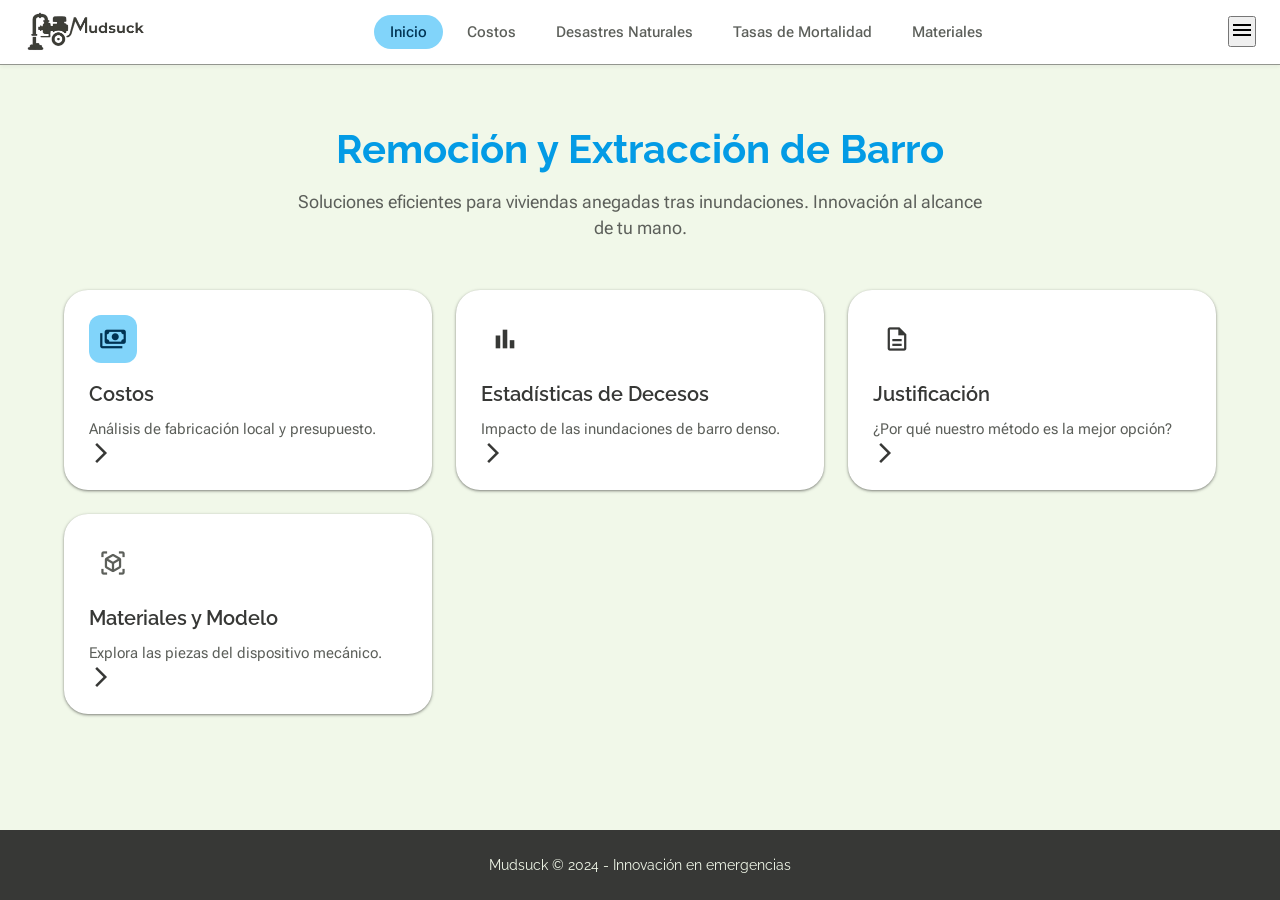
<file: index.html>
<!DOCTYPE html>
<html lang="es">
<head>
    <meta charset="UTF-8">
    <meta name="viewport" content="width=device-width, initial-scale=1.0">
    <title>Mudsuck - Inicio</title>
    
    <link rel="preconnect" href="https://fonts.googleapis.com">
    <link rel="preconnect" href="https://fonts.gstatic.com" crossorigin>
    <link href="https://fonts.googleapis.com/css2?family=Raleway:wght@400;600;700&family=Roboto+Flex:opsz,wght@8..144,400;8..144,500&display=swap" rel="stylesheet">
    <link rel="stylesheet" href="https://fonts.googleapis.com/css2?family=Material+Symbols+Outlined:opsz,wght,FILL,GRAD@24,400,0,0" />
    
    <link rel="stylesheet" href="styles.css">
</head>
<body>

    <header class="app-bar">
        <div class="logo-container">
            <img src="img/Logo.jpeg" alt="Logo de Mudsuck" class="logo">
        </div>
        <nav class="nav-menu">
            <ul>
                <li><a href="index.html" class="active">Inicio</a></li>
                <li><a href="costo.html">Costos</a></li>
                <li><a href="desastres_naturales.html">Desastres Naturales</a></li>
                <li><a href="tasas_de_Mortalidad.html">Tasas de Mortalidad</a></li>
                <li><a href="material.html">Materiales</a></li>
            </ul>
        </nav>
        <div class="app-bar-actions">
            <button class="icon-button" aria-label="Menú">
                <span class="material-symbols-outlined">menu</span>
            </button>
        </div>
    </header>

    <main class="main-content">
        
        <section class="hero-section">
            <h1 class="headline">Remoción y Extracción de Barro</h1>
            <p class="subhead">Soluciones eficientes para viviendas anegadas tras inundaciones. Innovación al alcance de tu mano.</p>
        </section>

        <section class="menu-grid">
            
            <a href="costo.html" class="card-button">
                <div class="card-icon-container" style="background-color: var(--md-sys-color-primary-container); color: var(--md-sys-color-on-primary-container);">
                    <span class="material-symbols-outlined">payments</span>
                </div>
                <div class="card-text">
                    <h2>Costos</h2>
                    <p>Análisis de fabricación local y presupuesto.</p>
                </div>
                <span class="material-symbols-outlined arrow-icon">arrow_forward_ios</span>
            </a>

            <a href="tasas_de_Mortalidad.html" class="card-button">
                <div class="card-icon-container" style="background-color: var(--md-sys-color-secondary-container); color: var(--md-sys-color-on-secondary-container);">
                    <span class="material-symbols-outlined">bar_chart</span>
                </div>
                <div class="card-text">
                    <h2>Estadísticas de Decesos</h2>
                    <p>Impacto de las inundaciones de barro denso.</p>
                </div>
                <span class="material-symbols-outlined arrow-icon">arrow_forward_ios</span>
            </a>

            <a href="desastres_Naturales.html" class="card-button">
                <div class="card-icon-container" style="background-color: var(--md-sys-color-tertiary-container); color: var(--md-sys-color-on-tertiary-container);">
                    <span class="material-symbols-outlined">description</span>
                </div>
                <div class="card-text">
                    <h2>Justificación</h2>
                    <p>¿Por qué nuestro método es la mejor opción?</p>
                </div>
                <span class="material-symbols-outlined arrow-icon">arrow_forward_ios</span>
            </a>
            
            <a href="material.html" class="card-button">
                <div class="card-icon-container" style="background-color: var(--md-sys-color-surface-variant); color: var(--md-sys-color-on-surface-variant);">
                    <span class="material-symbols-outlined">view_in_ar</span>
                </div>
                <div class="card-text">
                    <h2>Materiales y Modelo</h2>
                    <p>Explora las piezas del dispositivo mecánico.</p>
                </div>
                <span class="material-symbols-outlined arrow-icon">arrow_forward_ios</span>
            </a>
        </section>
    </main>
    
    <footer>
        <p>Mudsuck &copy; 2024 - Innovación en emergencias</p>
    </footer>
</body>
</html>
</file>
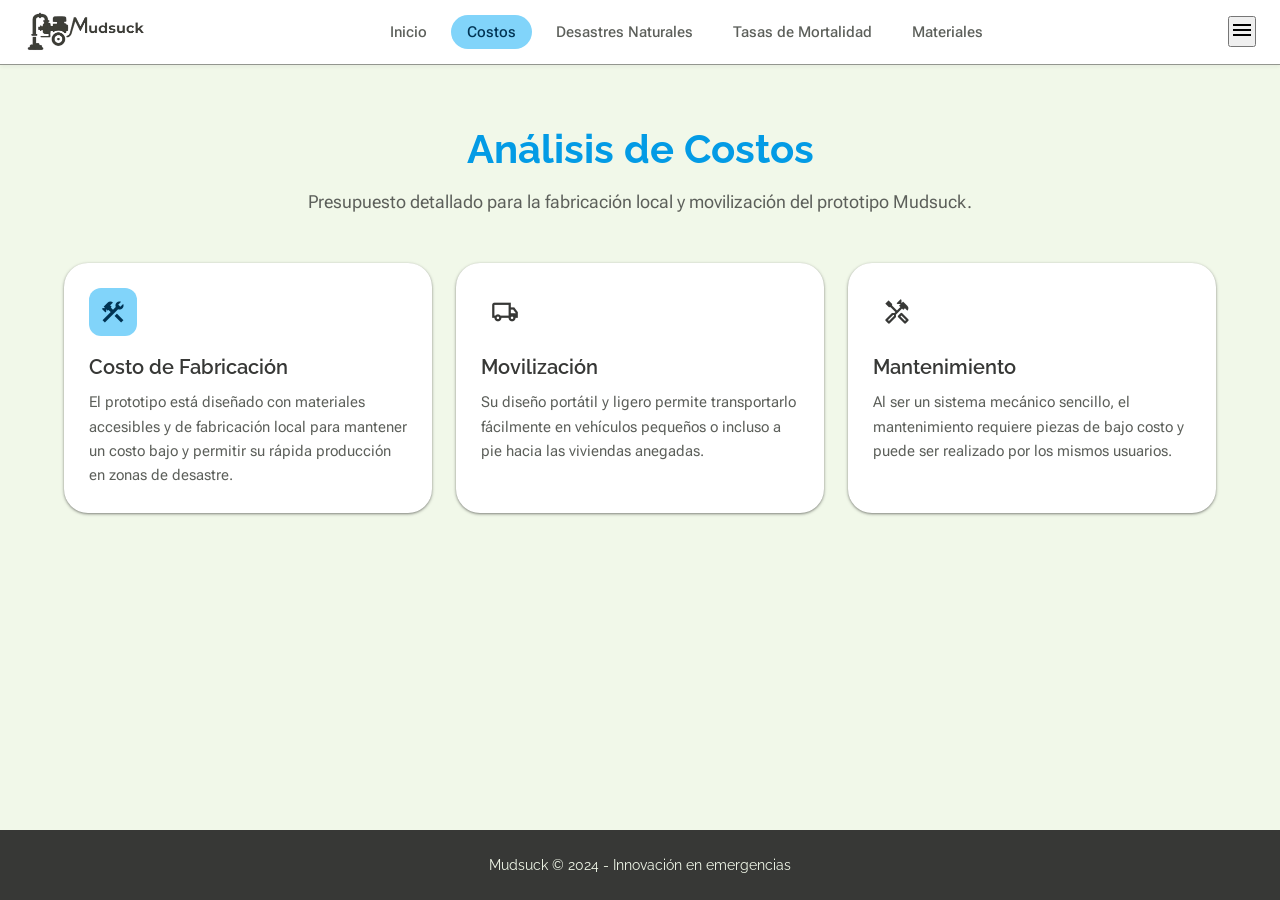
<file: costo.html>
<!DOCTYPE html>
<html lang="es">
<head>
    <meta charset="UTF-8">
    <meta name="viewport" content="width=device-width, initial-scale=1.0">
    <title>Costos - Mudsuck</title>
    
    <link rel="preconnect" href="https://fonts.googleapis.com">
    <link rel="preconnect" href="https://fonts.gstatic.com" crossorigin>
    <link href="https://fonts.googleapis.com/css2?family=Raleway:wght@400;600;700&family=Roboto+Flex:opsz,wght@8..144,400;8..144,500&display=swap" rel="stylesheet">
    <link rel="stylesheet" href="https://fonts.googleapis.com/css2?family=Material+Symbols+Outlined:opsz,wght,FILL,GRAD@24,400,0,0" />
    
    <link rel="stylesheet" href="styles.css">
</head>
<body>

    <header class="app-bar">
        <div class="logo-container">
            <img src="img/Logo.jpeg" alt="Logo de Mudsuck" class="logo">
        </div>
        <nav class="nav-menu">
            <ul>
                <li><a href="index.html">Inicio</a></li>
                <li><a href="costo.html" class="active">Costos</a></li>
                <li><a href="desastres_naturales.html">Desastres Naturales</a></li>
                <li><a href="tasas_de_Mortalidad.html">Tasas de Mortalidad</a></li>
                <li><a href="material.html">Materiales</a></li>
            </ul>
        </nav>
        <div class="app-bar-actions">
            <button class="icon-button" aria-label="Menú">
                <span class="material-symbols-outlined">menu</span>
            </button>
        </div>
    </header>

    <main class="main-content">
        
        <section class="hero-section">
            <h1 class="headline">Análisis de Costos</h1>
            <p class="subhead">Presupuesto detallado para la fabricación local y movilización del prototipo Mudsuck.</p>
        </section>

        <section class="materiales-grid">
            
            <article class="material-card">
                <div class="material-icon" style="background-color: var(--md-sys-color-primary-container); color: var(--md-sys-color-on-primary-container);">
                    <span class="material-symbols-outlined">construction</span>
                </div>
                <h3>Costo de Fabricación</h3>
                <p>El prototipo está diseñado con materiales accesibles y de fabricación local para mantener un costo bajo y permitir su rápida producción en zonas de desastre.</p>
            </article>

            <article class="material-card">
                <div class="material-icon" style="background-color: var(--md-sys-color-secondary-container); color: var(--md-sys-color-on-secondary-container);">
                    <span class="material-symbols-outlined">local_shipping</span>
                </div>
                <h3>Movilización</h3>
                <p>Su diseño portátil y ligero permite transportarlo fácilmente en vehículos pequeños o incluso a pie hacia las viviendas anegadas.</p>
            </article>

            <article class="material-card">
                <div class="material-icon" style="background-color: var(--md-sys-color-tertiary-container); color: var(--md-sys-color-on-tertiary-container);">
                    <span class="material-symbols-outlined">handyman</span>
                </div>
                <h3>Mantenimiento</h3>
                <p>Al ser un sistema mecánico sencillo, el mantenimiento requiere piezas de bajo costo y puede ser realizado por los mismos usuarios.</p>
            </article>

        </section>
    </main>

    <footer>
        <p>Mudsuck &copy; 2024 - Innovación en emergencias</p>
    </footer>

</body>
</html>
</file>
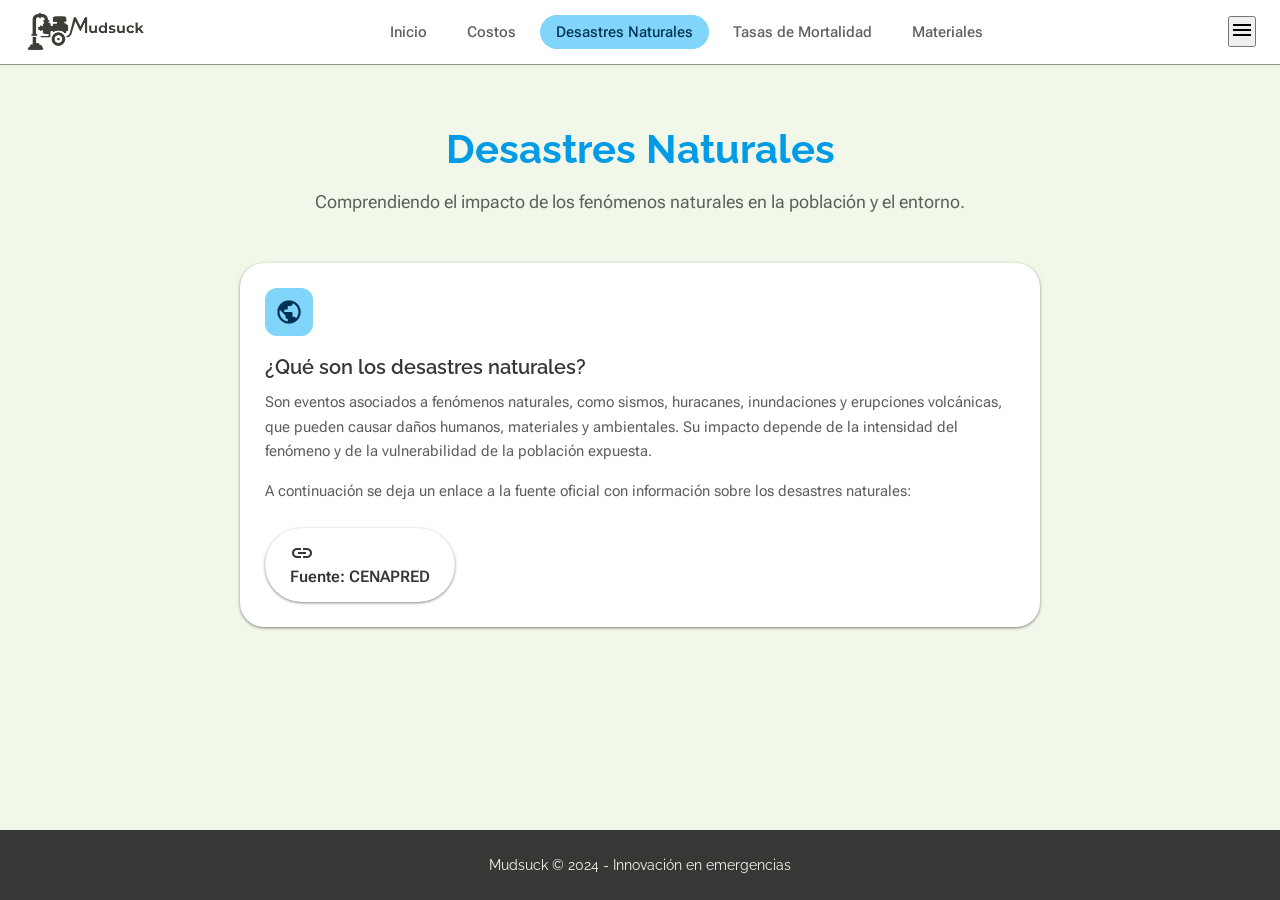
<file: desastres_naturales.html>
<!DOCTYPE html>
<html lang="es">
<head>
    <meta charset="UTF-8">
    <meta name="viewport" content="width=device-width, initial-scale=1.0">
    <title>Desastres Naturales - Mudsuck</title>
    
    <link rel="preconnect" href="https://fonts.googleapis.com">
    <link rel="preconnect" href="https://fonts.gstatic.com" crossorigin>
    <link href="https://fonts.googleapis.com/css2?family=Raleway:wght@400;600;700&family=Roboto+Flex:opsz,wght@8..144,400;8..144,500&display=swap" rel="stylesheet">
    <link rel="stylesheet" href="https://fonts.googleapis.com/css2?family=Material+Symbols+Outlined:opsz,wght,FILL,GRAD@24,400,0,0" />
    
    <link rel="stylesheet" href="styles.css">
</head>
<body>

    <header class="app-bar">
        <div class="logo-container">
             <img src="img/Logo.jpeg" alt="Logo de Mudsuck" class="logo">
        </div>
        <nav class="nav-menu">
            <ul>
                <li><a href="index.html">Inicio</a></li>
                <li><a href="costo.html">Costos</a></li>
                <li><a href="desastres_naturales.html" class="active">Desastres Naturales</a></li>
                <li><a href="tasas_de_Mortalidad.html">Tasas de Mortalidad</a></li>
                <li><a href="material.html">Materiales</a></li>
            </ul>
        </nav>
        <div class="app-bar-actions">
            <button class="icon-button" aria-label="Menú">
                <span class="material-symbols-outlined">menu</span>
            </button>
        </div>
    </header>

    <main class="main-content">
        
        <section class="hero-section">
            <h1 class="headline">Desastres Naturales</h1>
            <p class="subhead">Comprendiendo el impacto de los fenómenos naturales en la población y el entorno.</p>
        </section>

        <section class="materiales-grid" style="grid-template-columns: 1fr; max-width: 800px; margin: 0 auto;">
            
            <article class="material-card">
                <div class="material-icon" style="background-color: var(--md-sys-color-primary-container); color: var(--md-sys-color-on-primary-container);">
                    <span class="material-symbols-outlined">public</span>
                </div>
                <h3>¿Qué son los desastres naturales?</h3>
                
                <p style="margin-bottom: 16px;">
                    Son eventos asociados a fenómenos naturales, como sismos, huracanes, inundaciones y erupciones volcánicas, que pueden causar daños humanos, materiales y ambientales. Su impacto depende de la intensidad del fenómeno y de la vulnerabilidad de la población expuesta.
                </p>
                
                <p style="margin-bottom: 24px;">
                    A continuación se deja un enlace a la fuente oficial con información sobre los desastres naturales:
                </p>

                <a href="https://www.gob.mx/cenapred/que-hacemos" target="_blank" class="card-button" style="padding: 12px 24px; width: fit-content; border-radius: 100px; background-color: var(--md-sys-color-secondary-container); color: var(--md-sys-color-on-secondary-container);">
                    <span class="material-symbols-outlined" style="margin-right: 8px;">link</span>
                    <span style="font-weight: 600;">Fuente: CENAPRED</span>
                </a>
            </article>

        </section>
    </main>

    <footer>
        <p>Mudsuck &copy; 2024 - Innovación en emergencias</p>
    </footer>

</body>
</html>
</file>
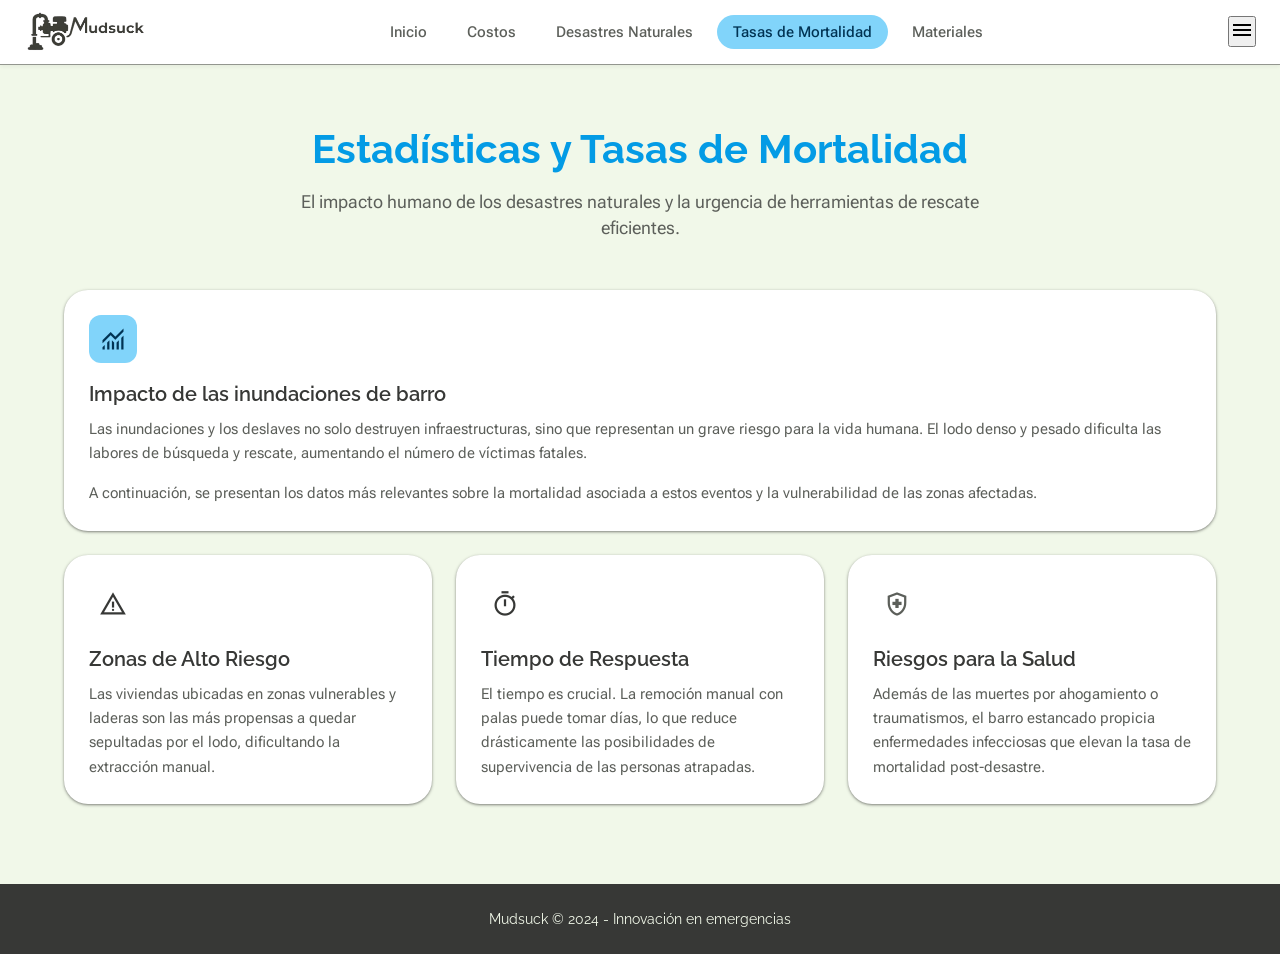
<file: tasas_de_Mortalidad.html>
<!DOCTYPE html>
<html lang="es">
<head>
    <meta charset="UTF-8">
    <meta name="viewport" content="width=device-width, initial-scale=1.0">
    <title>Tasas de Mortalidad - Mudsuck</title>
    
    <link rel="preconnect" href="https://fonts.googleapis.com">
    <link rel="preconnect" href="https://fonts.gstatic.com" crossorigin>
    <link href="https://fonts.googleapis.com/css2?family=Raleway:wght@400;600;700&family=Roboto+Flex:opsz,wght@8..144,400;8..144,500&display=swap" rel="stylesheet">
    <link rel="stylesheet" href="https://fonts.googleapis.com/css2?family=Material+Symbols+Outlined:opsz,wght,FILL,GRAD@24,400,0,0" />
    
    <link rel="stylesheet" href="styles.css">
</head>
<body>
    <header class="app-bar">
        <div class="logo-container">
             <img src="img/Logo.jpeg" alt="Logo de Mudsuck" class="logo">
        </div>
        <nav class="nav-menu">
            <ul>
                <li><a href="index.html">Inicio</a></li>
                <li><a href="costo.html">Costos</a></li>
                <li><a href="desastres_naturales.html">Desastres Naturales</a></li>
                <li><a href="tasas_de_Mortalidad.html" class="active">Tasas de Mortalidad</a></li>
                <li><a href="material.html">Materiales</a></li>
            </ul>
        </nav>
        <div class="app-bar-actions">
            <button class="icon-button" aria-label="Menú">
                <span class="material-symbols-outlined">menu</span>
            </button>
        </div>
    </header>
    
    <main class="main-content">
        <section class="hero-section">
            <h1 class="headline">Estadísticas y Tasas de Mortalidad</h1>
            <p class="subhead">El impacto humano de los desastres naturales y la urgencia de herramientas de rescate eficientes.</p>
        </section>
        
        <section class="materiales-grid">
            <article class="material-card" style="grid-column: 1 / -1;">
                <div class="material-icon" style="background-color: var(--md-sys-color-primary-container); color: var(--md-sys-color-on-primary-container);">
                    <span class="material-symbols-outlined">monitoring</span>
                </div>
                <h3>Impacto de las inundaciones de barro</h3>
                <p>
                    Las inundaciones y los deslaves no solo destruyen infraestructuras, sino que representan un grave riesgo para la vida humana. El lodo denso y pesado dificulta las labores de búsqueda y rescate, aumentando el número de víctimas fatales.
                </p>
                <p style="margin-top: 16px;">
                    A continuación, se presentan los datos más relevantes sobre la mortalidad asociada a estos eventos y la vulnerabilidad de las zonas afectadas.
                </p>
            </article>
            
            <article class="material-card">
                <div class="material-icon" style="background-color: var(--md-sys-color-secondary-container); color: var(--md-sys-color-on-secondary-container);">
                    <span class="material-symbols-outlined">warning</span>
                </div>
                <h3>Zonas de Alto Riesgo</h3>
                <p>Las viviendas ubicadas en zonas vulnerables y laderas son las más propensas a quedar sepultadas por el lodo, dificultando la extracción manual.</p>
            </article>
            
            <article class="material-card">
                <div class="material-icon" style="background-color: var(--md-sys-color-tertiary-container); color: var(--md-sys-color-on-tertiary-container);">
                    <span class="material-symbols-outlined">timer</span>
                </div>
                <h3>Tiempo de Respuesta</h3>
                <p>El tiempo es crucial. La remoción manual con palas puede tomar días, lo que reduce drásticamente las posibilidades de supervivencia de las personas atrapadas.</p>
            </article>
            
            <article class="material-card">
                <div class="material-icon" style="background-color: var(--md-sys-color-surface-variant); color: var(--md-sys-color-on-surface-variant);">
                    <span class="material-symbols-outlined">health_and_safety</span>
                </div>
                <h3>Riesgos para la Salud</h3>
                <p>Además de las muertes por ahogamiento o traumatismos, el barro estancado propicia enfermedades infecciosas que elevan la tasa de mortalidad post-desastre.</p>
            </article>
        </section>
    </main>
    
    <footer>
        <p>Mudsuck &copy; 2024 - Innovación en emergencias</p>
    </footer>
</body>
</html>
</file>
<file: styles.css>
/* =========================================
   VARIABLES DE MATERIAL DESIGN 3
   ========================================= */
:root {
    /* Tu Paleta de Colores */
    --color-blue: #039BE5;
    --color-light-blue: #81D4FA;
    --color-light-green: #B8E389;
    --color-white-cream: #F1F8E9;
    --color-brown: #C18605;
    --color-gray: #93968F;
    --color-dark-gray: #373836;

    /* Variables Material Design 3 */
    --md-sys-color-primary: var(--color-blue);
    --md-sys-color-on-primary: #ffffff;
    --md-sys-color-primary-container: var(--color-light-blue);
    --md-sys-color-on-primary-container: #003353;

    --md-sys-color-secondary: var(--color-brown);
    --md-sys-color-tertiary: var(--color-light-green);
    --md-sys-color-surface: var(--color-white-cream);
    --md-sys-color-on-surface: var(--color-dark-gray);
    --md-sys-color-on-surface-variant: #5c5f5a;
    --md-sys-color-outline: var(--color-gray);

    /* Tipografías */
    --font-primary: 'Raleway', sans-serif;
    --font-secondary: 'Roboto Flex', sans-serif;

    /* Sombras */
    --md-elevation-1: 0px 1px 3px 1px rgba(0, 0, 0, 0.15), 0px 1px 2px 0px rgba(0, 0, 0, 0.30);
    --md-elevation-2: 0px 2px 6px 2px rgba(0, 0, 0, 0.15), 0px 1px 2px 0px rgba(0, 0, 0, 0.30);
}

/* =========================================
   RESET Y ESTILOS BASE
   ========================================= */
* {
    margin: 0;
    padding: 0;
    box-sizing: border-box;
}

body {
    font-family: var(--font-secondary);
    background-color: var(--md-sys-color-surface);
    color: var(--md-sys-color-on-surface);
    line-height: 1.5;
    min-height: 100vh;
    display: flex;
    flex-direction: column;
}

/* =========================================
   BARRA SUPERIOR (APP BAR)
   ========================================= */
.app-bar {
    display: flex;
    justify-content: space-between;
    align-items: center;
    padding: 12px 24px;
    background-color: #ffffff;
    border-bottom: 1px solid var(--md-sys-color-outline);
    box-shadow: 0 2px 4px rgba(0,0,0,0.05);
    position: sticky;
    top: 0;
    z-index: 100;
    flex-wrap: wrap;
    gap: 16px;
}

.logo-container {
    display: flex;
    align-items: center;
    gap: 12px;
}

.logo {
    height: 40px;
    width: auto;
    object-fit: contain;
}

.brand-name {
    font-family: var(--font-primary);
    font-size: 1.5rem;
    color: var(--md-sys-color-primary);
    font-weight: 700;
}

/* Menú de Navegación */
.nav-menu ul {
    display: flex;
    list-style: none;
    gap: 8px;
    flex-wrap: wrap;
}

.nav-menu a {
    text-decoration: none;
    color: var(--md-sys-color-on-surface-variant);
    font-weight: 500;
    font-size: 0.95rem;
    padding: 8px 16px;
    border-radius: 20px;
    transition: background-color 0.3s, color 0.3s;
}

.nav-menu a:hover, .nav-menu a.active {
    background-color: var(--md-sys-color-primary-container);
    color: var(--md-sys-color-on-primary-container);
}

/* =========================================
   CONTENIDO PRINCIPAL
   ========================================= */
main {
    flex: 1;
}

.main-content {
    max-width: 1200px;
    margin: 0 auto;
    padding: 40px 24px;
    width: 100%;
}

.hero-section {
    text-align: center;
    margin-bottom: 48px;
    margin-top: 20px;
}

.headline {
    font-family: var(--font-primary);
    font-weight: 700;
    font-size: 2.5rem;
    color: var(--md-sys-color-primary);
    margin-bottom: 16px;
    line-height: 1.2;
}

.subhead {
    font-size: 1.1rem;
    color: var(--md-sys-color-on-surface-variant);
    max-width: 700px;
    margin: 0 auto;
}

/* =========================================
   DISEÑO DE TARJETAS (Para Materiales y Menú)
   ========================================= */
.materiales-grid, .menu-grid {
    display: grid;
    grid-template-columns: repeat(auto-fill, minmax(280px, 1fr));
    gap: 24px;
    margin-bottom: 40px;
}

.material-card, .card-button {
    background-color: #ffffff;
    border-radius: 24px;
    padding: 24px;
    box-shadow: var(--md-elevation-1);
    transition: transform 0.3s ease, box-shadow 0.3s ease;
    display: flex;
    flex-direction: column;
    align-items: flex-start;
    border: 1px solid transparent;
    text-decoration: none; /* Para los enlaces del menú */
    color: inherit;
}

.material-card:hover, .card-button:hover {
    transform: translateY(-4px);
    box-shadow: var(--md-elevation-2);
    border-color: var(--md-sys-color-primary-container);
}

.material-icon, .card-icon-container {
    width: 48px;
    height: 48px;
    border-radius: 12px;
    background-color: var(--md-sys-color-tertiary);
    color: var(--color-dark-gray);
    display: flex;
    align-items: center;
    justify-content: center;
    margin-bottom: 16px;
}

.material-icon .material-symbols-outlined,
.card-icon-container .material-symbols-outlined {
    font-size: 28px;
}

.material-card h3, .card-text h2 {
    font-family: var(--font-primary);
    font-size: 1.25rem;
    font-weight: 600;
    margin-bottom: 8px;
    color: var(--color-dark-gray);
}

.material-card p, .card-text p {
    font-size: 0.95rem;
    color: var(--md-sys-color-on-surface-variant);
    line-height: 1.6;
}

/* =========================================
   FOOTER
   ========================================= */
footer {
    text-align: center;
    padding: 24px;
    background-color: var(--color-dark-gray);
    color: var(--color-white-cream);
    font-family: var(--font-primary);
    font-size: 0.9rem;
    margin-top: auto;
}

/* =========================================
   RESPONSIVE (Móviles)
   ========================================= */
@media (max-width: 768px) {
    .app-bar {
        flex-direction: column;
        padding: 16px;
    }
    .headline {
        font-size: 2rem;
    }
    .materiales-grid, .menu-grid {
        grid-template-columns: 1fr;
    }
}
</file>
